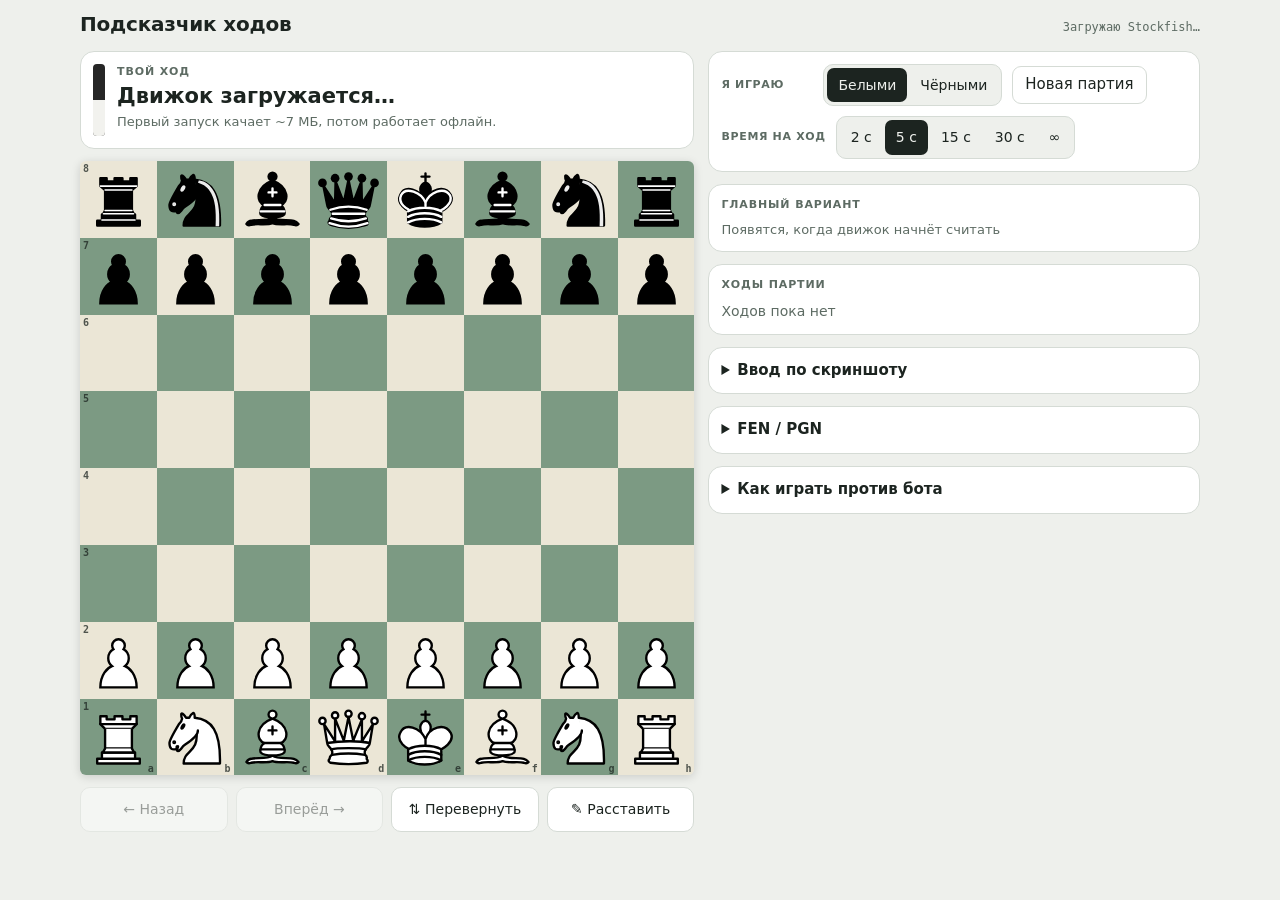
<file: index.html>
<!doctype html>
<html lang="ru">
<head>
<meta charset="utf-8">
<meta name="viewport" content="width=device-width, initial-scale=1, viewport-fit=cover">
<title>Подсказчик ходов</title>
<meta name="description" content="Ставь ходы соперника — Stockfish 18 показывает лучший ответ.">
<meta name="theme-color" content="#1d2421">
<link rel="manifest" href="manifest.webmanifest">
<link rel="icon" href="icons/icon-192.png">
<link rel="apple-touch-icon" href="icons/icon-192.png">
<link rel="stylesheet" href="css/style.css">
<script>
  // Service worker: офлайн + заголовки COOP/COEP для многопоточного движка.
  // После первой установки страница один раз перезагружается, чтобы включилась многопоточность.
  if ('serviceWorker' in navigator && (location.protocol === 'https:' || location.hostname === 'localhost' || location.hostname === '127.0.0.1')) {
    navigator.serviceWorker.register('sw.js').then(() => {
      if (!window.crossOriginIsolated) {
        let done = false;
        try { done = sessionStorage.getItem('coi-reload') === '1'; } catch (_) {}
        if (!done) navigator.serviceWorker.ready.then(() => {
          try { sessionStorage.setItem('coi-reload', '1'); } catch (_) {}
          location.reload();
        });
      }
    }).catch((e) => console.warn('SW', e));
  }
</script>
</head>
<body data-mode="play">
<div class="app">
  <header class="top">
    <h1>Подсказчик ходов</h1>
    <span id="engine-status">…</span>
  </header>

  <div class="layout">
    <section class="col col-board">
      <div id="hint" data-kind="wait" aria-live="polite">
        <div class="evalbar" aria-hidden="true"><div id="eval-fill"></div></div>
        <div class="hint-body">
          <span class="hint-label" id="hint-label">Подсказка</span>
          <div id="hint-title">Загрузка…</div>
          <div id="hint-sub"></div>
          <div class="hint-meta"><span id="eval-text"></span><span id="depth"></span></div>
          <button id="btn-played" class="cta" type="button" hidden>✓ Сделал ход</button>
          <button id="btn-opp" type="button" hidden></button>
        </div>
      </div>

      <div id="board"></div>

      <div class="toolbar play-only">
        <button id="undo" type="button" title="Назад (←)">← Назад</button>
        <button id="redo" type="button" title="Вперёд (→)">Вперёд →</button>
        <button id="flip" type="button" title="Перевернуть (F)">⇅ Перевернуть</button>
        <button id="edit" type="button">✎ Расставить</button>
      </div>

      <div class="editor edit-only">
        <div id="palette" class="palette"></div>
        <div class="seg-row"><span>Чей ход</span>
          <div class="seg"><button type="button" data-turn="w">Белых</button><button type="button" data-turn="b">Чёрных</button></div>
        </div>
        <div class="toolbar">
          <button id="edit-start" type="button">Начальная</button>
          <button id="edit-clear" type="button">Очистить</button>
          <button id="edit-cancel" type="button">Отмена</button>
          <button id="edit-done" type="button" class="primary">Готово</button>
        </div>
      </div>
    </section>

    <section class="col col-side">
      <div class="card controls">
        <div class="seg-row"><span>Я играю</span>
          <div class="seg"><button type="button" data-color="w">Белыми</button><button type="button" data-color="b">Чёрными</button></div>
          <button id="new" type="button" class="ghost-btn">Новая партия</button>
        </div>
        <div class="seg-row"><span>Время на ход</span>
          <div class="seg"><button type="button" data-think="2000">2 с</button><button type="button" data-think="5000">5 с</button><button type="button" data-think="15000">15 с</button><button type="button" data-think="30000">30 с</button><button type="button" data-think="0">∞</button></div>
        </div>
      </div>

      <div class="card">
        <h2>Главный вариант</h2>
        <ol id="lines" class="lines"></ol>
      </div>

      <div class="card">
        <h2>Ходы партии</h2>
        <ol id="moves" class="moves"></ol>
      </div>

      <div class="card">
        <details id="shot">
          <summary>Ввод по скриншоту</summary>
          <label class="upload" for="file"><input id="file" type="file" accept="image/*">Загрузить скриншот доски</label>
          <p class="small">На ПК: Ctrl+V или перетащи картинку. Между скринами — не больше двух ходов.</p>
          <p id="recog-note" data-warn="0"></p>
          <canvas id="preview" width="0" height="0"></canvas>
          <p class="small">Красная рамка — где найдена доска. Если ошибка — обведи доску пальцем.</p>
        </details>
      </div>

      <div class="card">
        <details>
          <summary>FEN / PGN</summary>
          <textarea id="fen-in" rows="3" placeholder="Вставь FEN позиции или PGN партии"></textarea>
          <div class="toolbar">
            <button id="load-fen" type="button">Загрузить</button>
            <button id="copy-fen" type="button">Копировать FEN</button>
          </div>
        </details>
      </div>

      <div class="card">
        <details>
          <summary>Как играть против бота</summary>
          <ol class="steps">
            <li>Выбери цвет. Если партия не с начала — «Расставить».</li>
            <li>Движок сам ставит твой ход на доску и подсвечивает оранжевым клетку «откуда» и «куда». Повтори этот ход в игре.</li>
            <li>Передвинь фигуру соперника так, как он сходил: тап-тап или перетаскивание.</li>
            <li>Ошибся при вводе — «← Назад».</li>
            <li>Против сильного движка ставь 15–30 с.</li>
          </ol>
          <p class="small">ПК: ← → — назад/вперёд, Enter — ходить сейчас, F — перевернуть.</p>
        </details>
      </div>
    </section>
  </div>
</div>

<div id="promo" class="modal" hidden>
  <div class="modal-box">
    <p>Превратить пешку в:</p>
    <div id="promo-row" class="promo-row"></div>
    <button id="promo-cancel" type="button" class="ghost-btn">Отмена</button>
  </div>
</div>
<div id="toast" role="status" hidden></div>

<script type="module" src="js/app.js"></script>
</body>
</html>
</file>
<file: css/style.css>
/* Раскладка: телефон — одна колонка (подсказка → доска → кнопки → настройки),
   ПК — доска слева, панель справа. Только системные шрифты: страница работает офлайн
   и без внешних запросов (это нужно для многопоточного движка). */
:root {
  --bg: #eef0ec;
  --panel: #ffffff;
  --fg: #1c2420;
  --muted: #5d6b63;
  --line: #d5dbd5;
  --accent: #e8590c;
  --accent-ink: #ffffff;
  --opp: #4c6ef5;
  --opp-ink: #ffffff;
  --sq-light: #ebe6d6;
  --sq-dark: #7c9a83;
  --sq-last: rgba(255, 200, 0, .42);
  --warn: #b35c00;
  --bad: #c92a2a;
  --f-display: ui-rounded, 'SF Pro Rounded', 'Segoe UI Variable Display', 'Segoe UI', Roboto, system-ui, sans-serif;
  --f-body: system-ui, -apple-system, 'Segoe UI', Roboto, 'Noto Sans', sans-serif;
  --f-mono: ui-monospace, 'SFMono-Regular', 'Cascadia Mono', 'Roboto Mono', 'DejaVu Sans Mono', monospace;
  color-scheme: light;
}
@media (prefers-color-scheme: dark) {
  :root {
    --bg: #131816; --panel: #1c2320; --fg: #e6ebe7; --muted: #94a39a; --line: #2e3833;
    --accent: #ff7a2e; --accent-ink: #1a0d04; --opp: #748ffc; --opp-ink: #0b1030;
    --sq-light: #cfc9b6; --sq-dark: #61806a; --sq-last: rgba(255, 200, 0, .38);
    --warn: #ffa94d; --bad: #ff6b6b;
    color-scheme: dark;
  }
}
* { box-sizing: border-box; }
[hidden] { display: none !important; }
html, body { margin: 0; }
body {
  background: var(--bg); color: var(--fg); font-family: var(--f-body); font-size: 15px; line-height: 1.45;
  padding-left: max(12px, env(safe-area-inset-left, 0px));
  padding-right: max(12px, env(safe-area-inset-right, 0px));
  padding-top: max(10px, env(safe-area-inset-top, 0px));
  padding-bottom: max(24px, env(safe-area-inset-bottom, 0px));
  -webkit-tap-highlight-color: transparent;
}
body.dropping { outline: 3px dashed var(--accent); outline-offset: -8px; }
button { font: inherit; color: inherit; }
button:focus-visible, summary:focus-visible, label:focus-within, textarea:focus-visible { outline: 2px solid var(--accent); outline-offset: 2px; }

.app { max-width: 1120px; margin: 0 auto; display: grid; gap: 12px; }
.top { display: flex; align-items: baseline; justify-content: space-between; gap: 12px; flex-wrap: wrap; }
h1 { font-family: var(--f-display); font-size: 20px; margin: 0; letter-spacing: -.01em; }
#engine-status { font-size: 12px; color: var(--muted); font-family: var(--f-mono); }
#engine-status[data-bad="1"] { color: var(--bad); }

.layout { display: grid; gap: 14px; grid-template-columns: minmax(0, 1fr); }
@media (min-width: 900px) { .layout { grid-template-columns: minmax(0, 1.25fr) minmax(0, 1fr); align-items: start; } .col-board { position: sticky; top: 10px; } }
.col { display: grid; gap: 12px; min-width: 0; }

body[data-mode="play"] .edit-only { display: none; }
body[data-mode="edit"] .play-only { display: none; }

/* Подсказка */
#hint { display: flex; gap: 12px; background: var(--panel); border: 1px solid var(--line); border-radius: 14px; padding: 12px; }
#hint[data-kind="move"] { border-color: var(--accent); box-shadow: inset 0 0 0 1px var(--accent); }
#hint[data-kind="opp"] { border-color: var(--opp); }
.evalbar { width: 12px; border-radius: 4px; background: #262626; position: relative; overflow: hidden; flex: none; min-height: 72px; }
#eval-fill { position: absolute; left: 0; right: 0; bottom: 0; height: 50%; background: #f2f2ee; transition: height .3s; }
.hint-body { min-width: 0; flex: 1; display: grid; gap: 3px; }
.hint-label { font-size: 11px; text-transform: uppercase; letter-spacing: .08em; color: var(--muted); font-weight: 600; }
#hint-title { font-family: var(--f-display); font-size: 21px; font-weight: 700; line-height: 1.2; text-wrap: balance; }
#hint[data-kind="move"] #hint-title, #hint[data-kind="think"] #hint-title { color: var(--accent); }
#hint[data-kind="think"] #hint-title { opacity: .75; }
#hint-sub { font-size: 13px; color: var(--muted); }
.hint-meta { display: flex; flex-wrap: wrap; gap: 4px 12px; font-family: var(--f-mono); font-size: 12px; color: var(--muted); }
#eval-text { color: var(--fg); font-weight: 600; }
.cta { margin-top: 6px; border: 0; border-radius: 11px; padding: 13px 14px; font-weight: 700; font-size: 16px; background: var(--accent); color: var(--accent-ink); cursor: pointer; }
.cta-opp { background: var(--opp); color: var(--opp-ink); }
.cta:active { transform: translateY(1px); }

/* Доска */
#board { position: relative; width: 100%; max-width: min(620px, calc(100svh - 230px)); min-width: 260px; aspect-ratio: 1; margin: 0 auto; border-radius: 6px; overflow: hidden; user-select: none; -webkit-user-select: none; touch-action: none; box-shadow: 0 2px 10px rgba(0,0,0,.15); }
@media (max-width: 899px) { #board { max-width: 620px; } }
.grid { display: grid; grid-template-columns: repeat(8, 1fr); grid-template-rows: repeat(8, 1fr); width: 100%; height: 100%; }
.sq { position: relative; cursor: pointer; }
.sq.light { background: var(--sq-light); }
.sq.dark { background: var(--sq-dark); }
.sq.last::before, .sq.sel::before, .sq.hover::before, .sq.check::before { content: ""; position: absolute; inset: 0; }
.sq.last::before { background: var(--sq-last); }
.sq.mine-from::before, .sq.mine-to::before { content: ""; position: absolute; inset: 0; }
.sq.mine-from::before { background: color-mix(in srgb, var(--accent) 35%, transparent); box-shadow: inset 0 0 0 3px var(--accent); }
.sq.mine-to::before { background: color-mix(in srgb, var(--accent) 62%, transparent); box-shadow: inset 0 0 0 4px var(--accent); }
.sq.sel::before { background: rgba(40, 120, 255, .38); }
.sq.hover::before { box-shadow: inset 0 0 0 4px rgba(255,255,255,.7); }
.sq.check::before { background: radial-gradient(circle, rgba(255,0,0,.8) 0%, rgba(255,0,0,0) 72%); }
.sq.target::after { content: ""; position: absolute; left: 36%; top: 36%; width: 28%; height: 28%; border-radius: 50%; background: rgba(0,0,0,.24); z-index: 2; pointer-events: none; }
.sq.capture::after { content: ""; position: absolute; inset: 3%; border-radius: 50%; border: 5px solid rgba(0,0,0,.24); z-index: 2; pointer-events: none; }
.pc { position: absolute; inset: 0; background: center / 92% no-repeat; z-index: 1; pointer-events: none; }
.sq.dragging .pc { opacity: .3; }
.sq i { position: absolute; font: 600 10px var(--f-mono); font-style: normal; opacity: .75; color: #1c2420; z-index: 1; pointer-events: none; }
.sq .rk { top: 2px; left: 3px; }
.sq .fl { bottom: 1px; right: 3px; }
.arrow-layer { position: absolute; inset: 0; width: 100%; height: 100%; pointer-events: none; z-index: 3; }
.arrow { stroke: rgba(0,0,0,.3); stroke-width: .02; }
.arrow-best { fill: var(--accent); opacity: .9; }
.arrow-alt { fill: var(--accent); opacity: .38; }
.arrow-opp { fill: var(--opp); opacity: .7; }
.ghost { position: fixed; left: 0; top: 0; background: center / contain no-repeat; pointer-events: none; z-index: 50; filter: drop-shadow(0 4px 6px rgba(0,0,0,.35)); }

/* Кнопки */
.toolbar { display: flex; gap: 8px; flex-wrap: wrap; }
.toolbar button { flex: 1 1 0; min-width: 0; border: 1px solid var(--line); background: var(--panel); padding: 11px 6px; border-radius: 10px; cursor: pointer; font-weight: 500; font-size: 14px; white-space: nowrap; }
.toolbar button:disabled { opacity: .4; cursor: default; }
.toolbar.play-only, .editor .toolbar { display: grid; grid-template-columns: repeat(4, minmax(0, 1fr)); }
@media (max-width: 520px) { .toolbar.play-only, .editor .toolbar { grid-template-columns: repeat(2, minmax(0, 1fr)); } }
.toolbar button.primary { background: var(--fg); color: var(--bg); border-color: var(--fg); font-weight: 700; }
.ghost-btn { border: 1px solid var(--line); background: transparent; padding: 7px 12px; border-radius: 9px; cursor: pointer; }

.editor { display: grid; gap: 10px; }
.palette { display: grid; grid-template-columns: repeat(7, 1fr); gap: 6px; }
.palette button { aspect-ratio: 1; border: 1px solid var(--line); border-radius: 9px; background: var(--panel) center / 80% no-repeat; cursor: pointer; }
.palette button[aria-pressed="true"] { border-color: var(--accent); box-shadow: inset 0 0 0 2px var(--accent); background-color: color-mix(in srgb, var(--accent) 14%, var(--panel)); }
.palette .eraser { font-size: 20px; font-weight: 700; color: var(--bad); }

/* Карточки */
.card { background: var(--panel); border: 1px solid var(--line); border-radius: 14px; padding: 12px; min-width: 0; }
.card h2 { font-size: 11px; text-transform: uppercase; letter-spacing: .08em; color: var(--muted); margin: 0 0 8px; font-weight: 700; }
.controls { display: grid; gap: 10px; }
.seg-row { display: flex; align-items: center; gap: 8px 10px; flex-wrap: wrap; }
.seg-row > span { font-size: 11px; text-transform: uppercase; letter-spacing: .06em; color: var(--muted); font-weight: 600; min-width: 92px; }
.seg { display: inline-flex; background: var(--bg); border: 1px solid var(--line); border-radius: 10px; padding: 3px; gap: 2px; flex-wrap: wrap; }
.seg button { border: 0; background: transparent; font-weight: 500; font-size: 14px; padding: 7px 11px; border-radius: 7px; cursor: pointer; }
.seg button[aria-pressed="true"] { background: var(--fg); color: var(--bg); }

.lines { list-style: none; margin: 0; padding: 0; display: grid; gap: 4px; }
.lines:empty::before { content: "Появятся, когда движок начнёт считать"; color: var(--muted); font-size: 13px; }
.line { width: 100%; display: flex; gap: 10px; align-items: baseline; text-align: left; border: 1px solid var(--line); background: transparent; border-radius: 9px; padding: 8px 10px; cursor: pointer; }
.line.top { border-color: var(--accent); }
.line .ev { font-family: var(--f-mono); font-weight: 700; min-width: 58px; font-variant-numeric: tabular-nums; }
.line .pv { font-family: var(--f-mono); font-size: 13px; color: var(--muted); overflow: hidden; text-overflow: ellipsis; white-space: nowrap; min-width: 0; }
.line .pv b { color: var(--fg); }

.moves { list-style: none; margin: 0; padding: 0; max-height: 170px; overflow: auto; font-family: var(--f-mono); font-size: 14px; display: grid; grid-template-columns: repeat(auto-fill, minmax(150px, 1fr)); gap: 2px 14px; }
.moves li { display: grid; grid-template-columns: 36px 1fr 1fr; font-variant-numeric: tabular-nums; }
.moves b { color: var(--muted); font-weight: 500; }
.moves:empty::before { content: "Ходов пока нет"; color: var(--muted); font-family: var(--f-body); }

details summary { cursor: pointer; font-weight: 600; }
details[open] summary { margin-bottom: 10px; }
.upload { display: block; text-align: center; background: var(--fg); color: var(--bg); font-weight: 700; padding: 13px; border-radius: 11px; cursor: pointer; position: relative; }
.upload input { position: absolute; width: 1px; height: 1px; opacity: 0; }
#recog-note { font-size: 13px; }
#recog-note[data-warn="1"] { color: var(--warn); }
#preview { display: block; max-width: 100%; border-radius: 8px; touch-action: none; cursor: crosshair; }
textarea { width: 100%; font: 13px var(--f-mono); background: var(--bg); color: var(--fg); border: 1px solid var(--line); border-radius: 9px; padding: 8px; margin-bottom: 8px; resize: vertical; }
.small { font-size: 12px; color: var(--muted); margin: 8px 0 0; }
.steps { margin: 0; padding-left: 18px; font-size: 14px; display: grid; gap: 5px; }

/* Модалка и тост */
.modal { position: fixed; inset: 0; background: rgba(0,0,0,.5); display: grid; place-items: center; z-index: 60; padding: 16px; }
.modal-box { background: var(--panel); border-radius: 16px; padding: 16px; display: grid; gap: 12px; text-align: center; }
.modal-box p { margin: 0; font-weight: 600; }
.promo-row { display: flex; gap: 8px; }
.promo-row button { width: 68px; height: 68px; border: 1px solid var(--line); border-radius: 12px; background: var(--sq-light) center / 85% no-repeat; cursor: pointer; }
#toast { position: fixed; left: 50%; bottom: max(20px, env(safe-area-inset-bottom, 0px)); transform: translateX(-50%); max-width: min(92vw, 460px); background: var(--fg); color: var(--bg); padding: 11px 16px; border-radius: 12px; font-size: 14px; z-index: 70; box-shadow: 0 6px 20px rgba(0,0,0,.25); text-align: center; }

@media (prefers-reduced-motion: reduce) { #eval-fill { transition: none; } }
</file>
